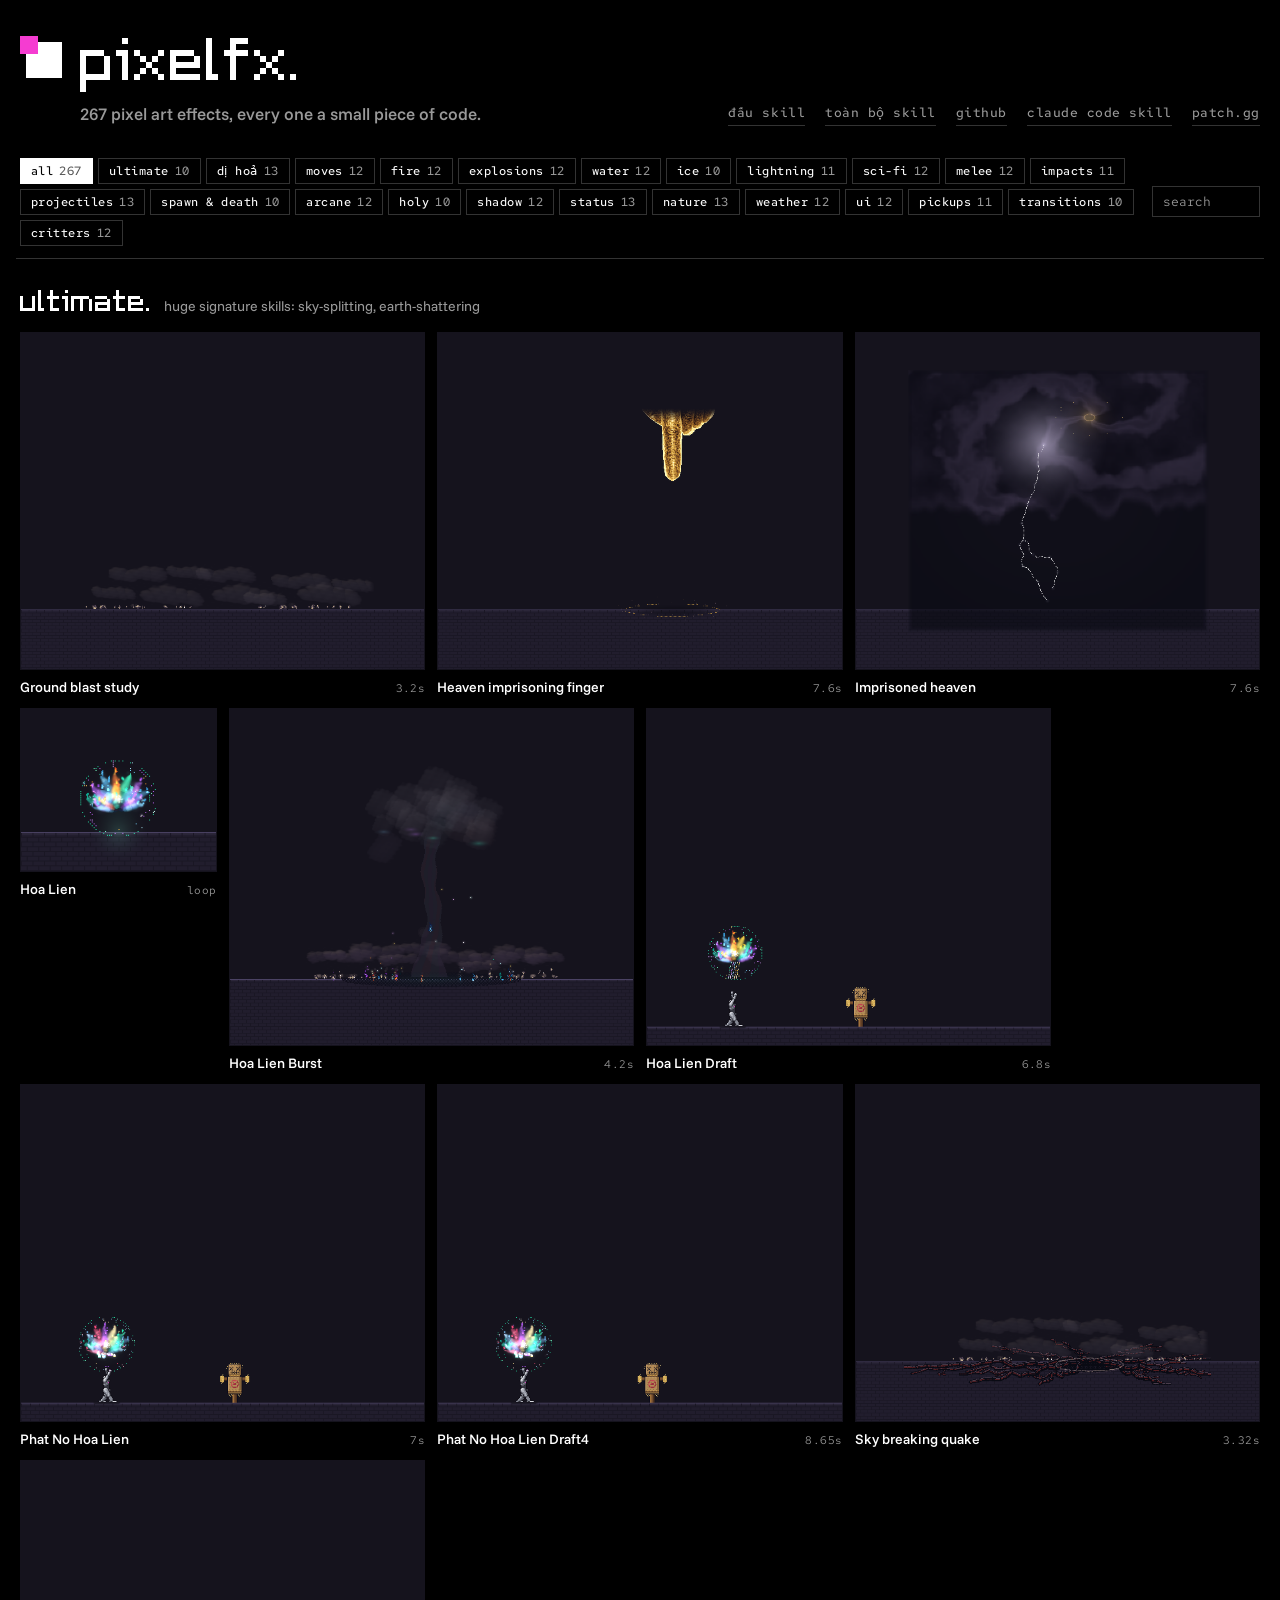
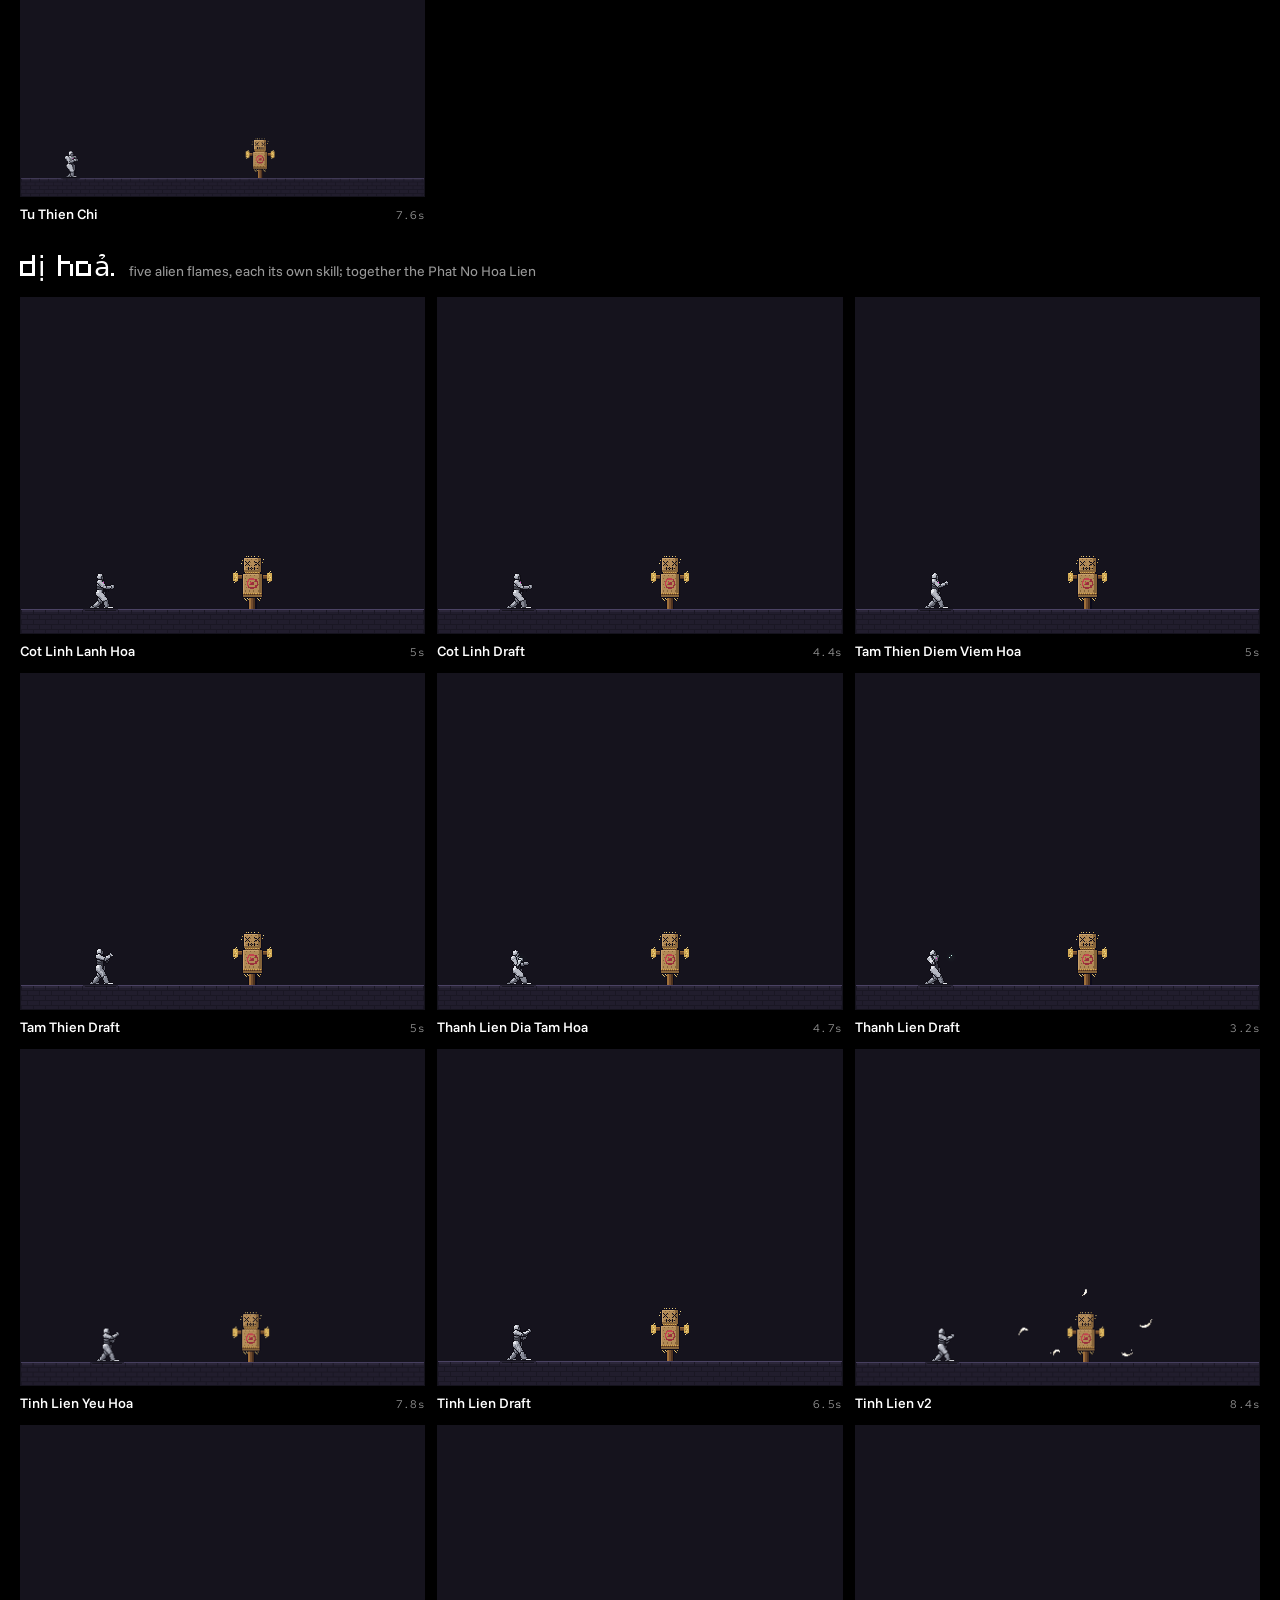
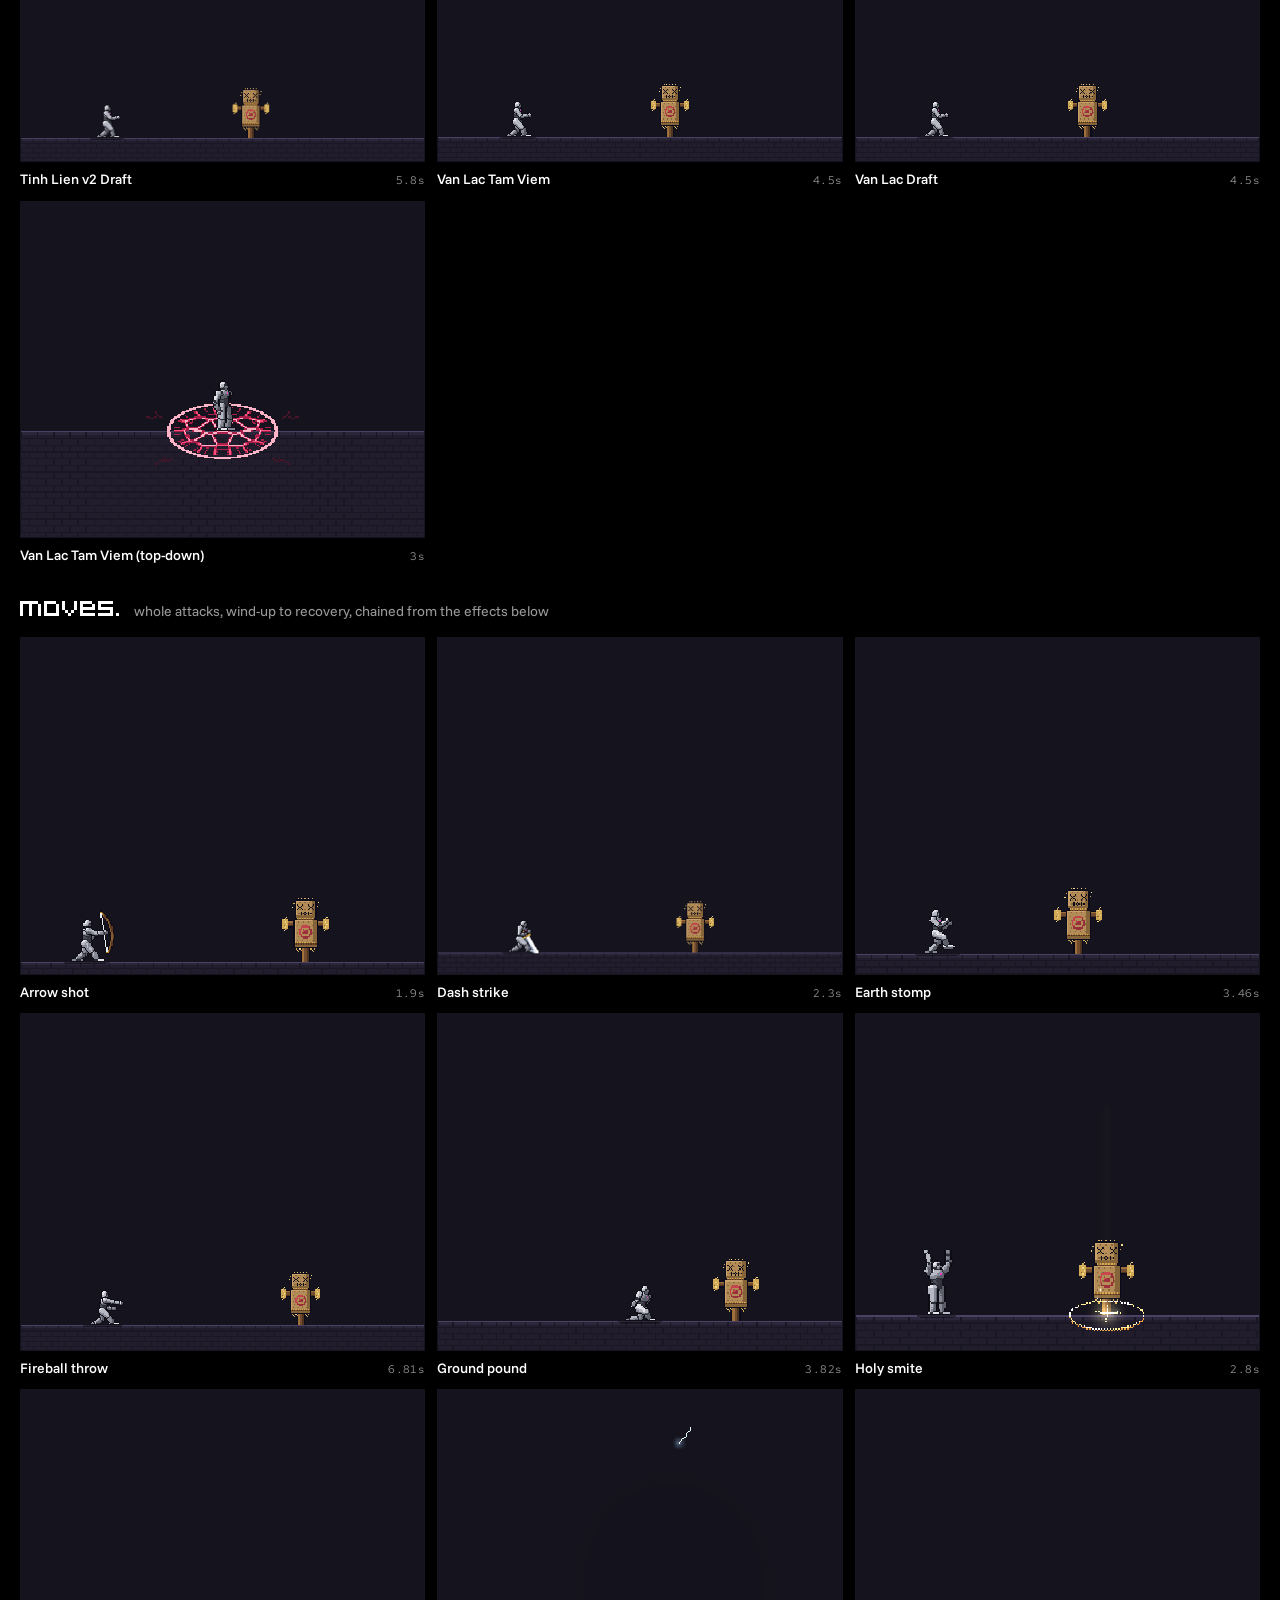
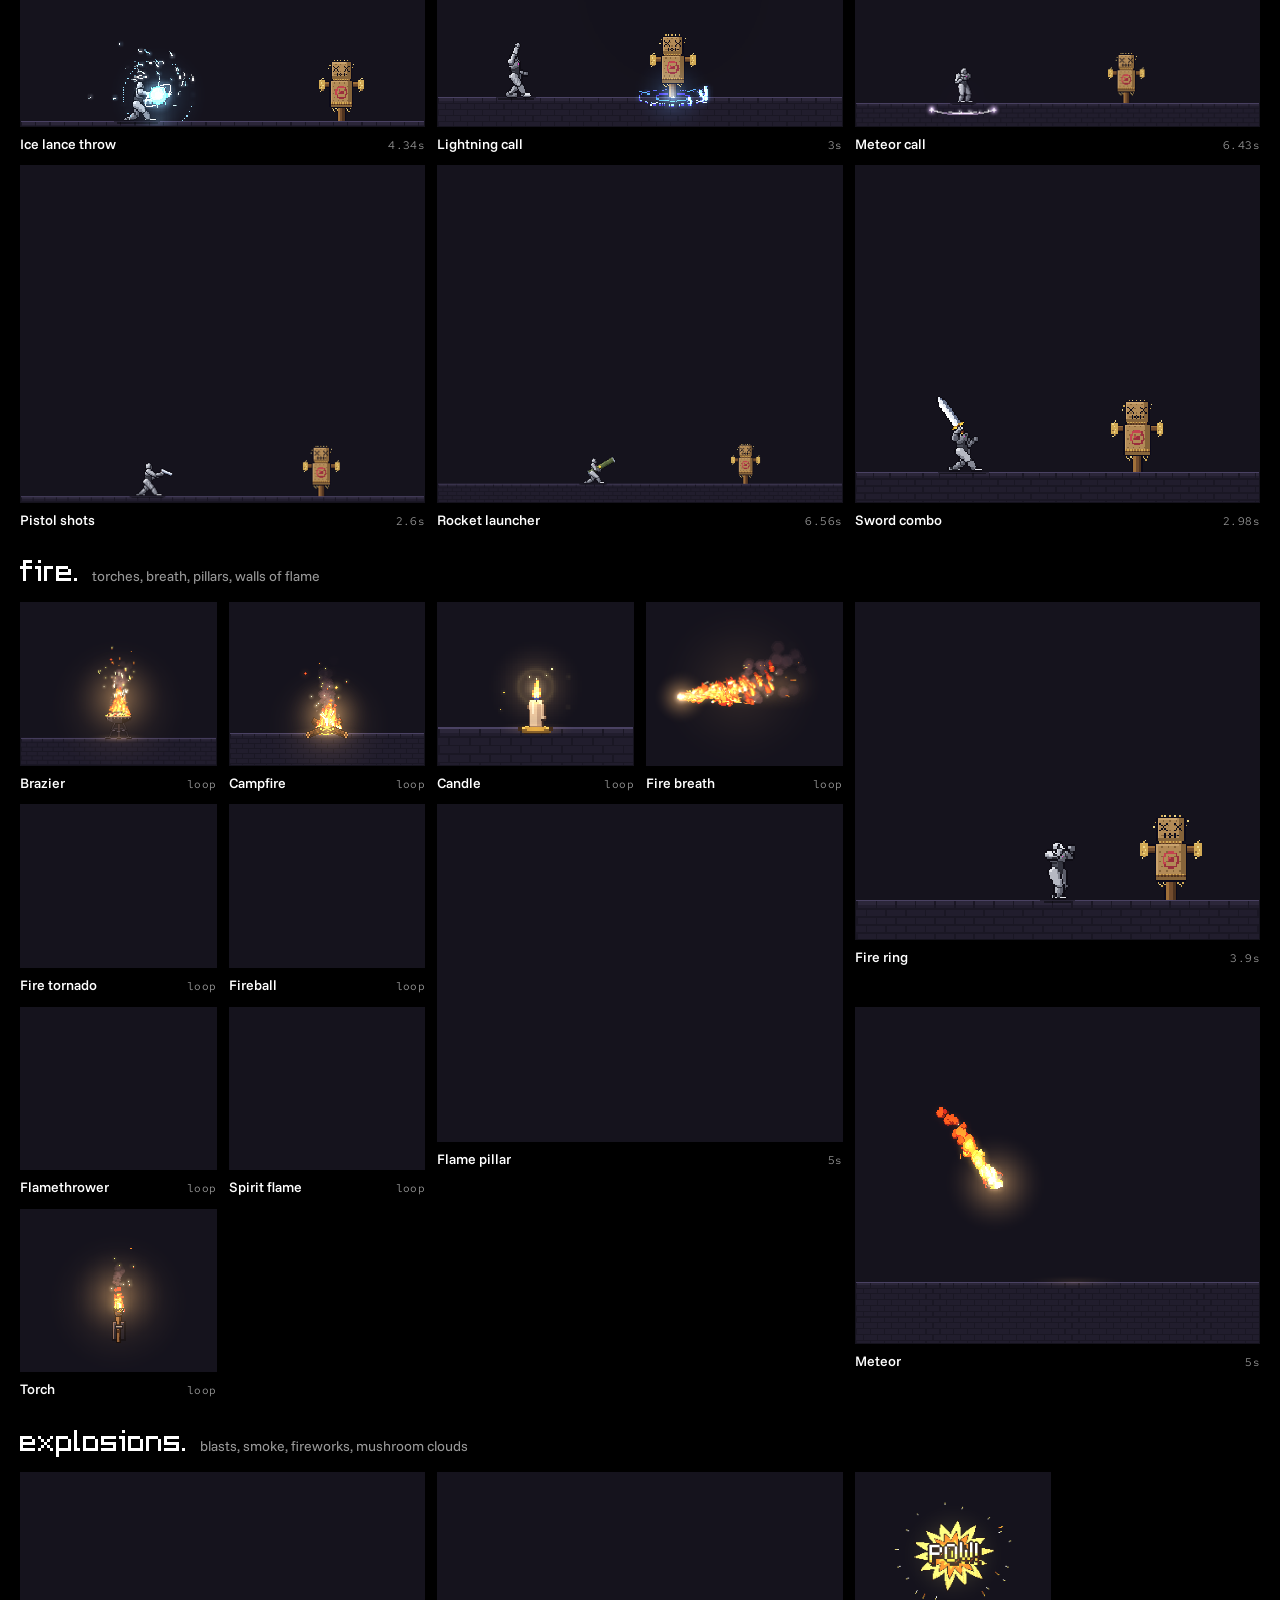
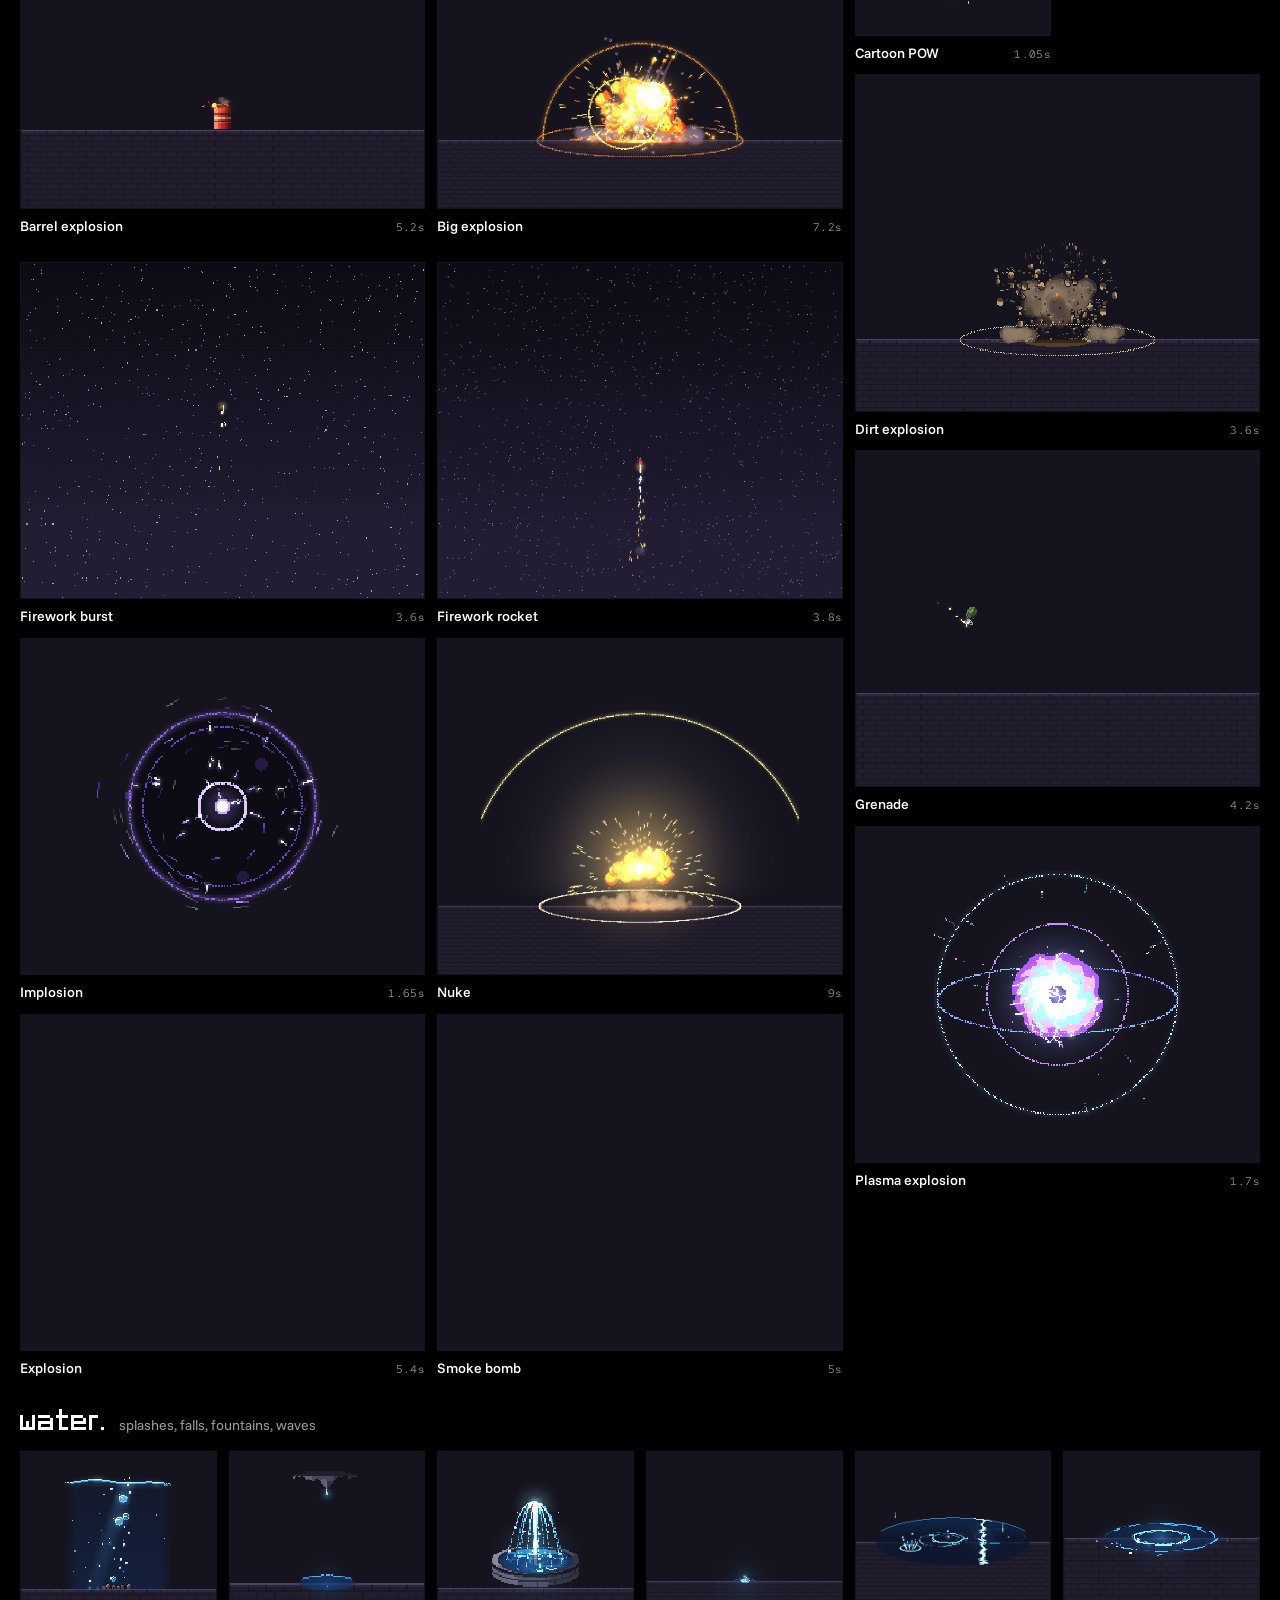
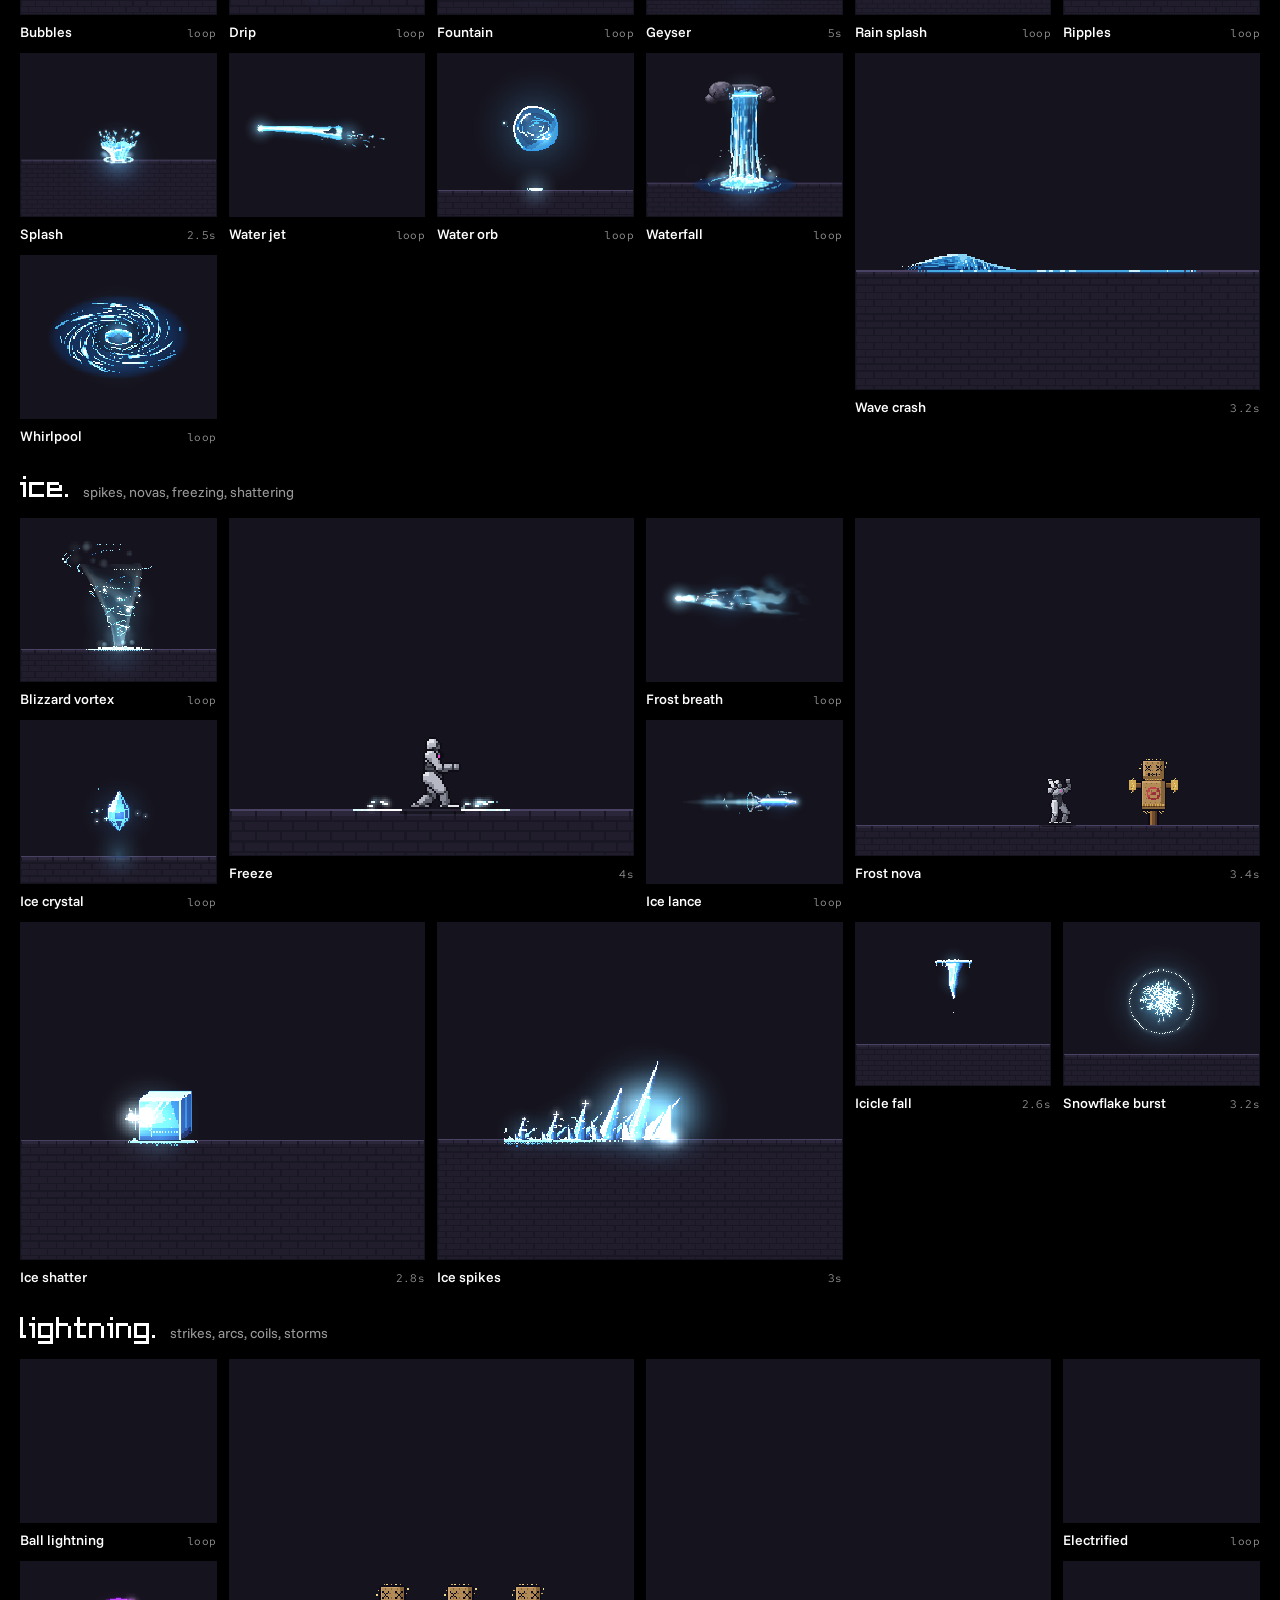
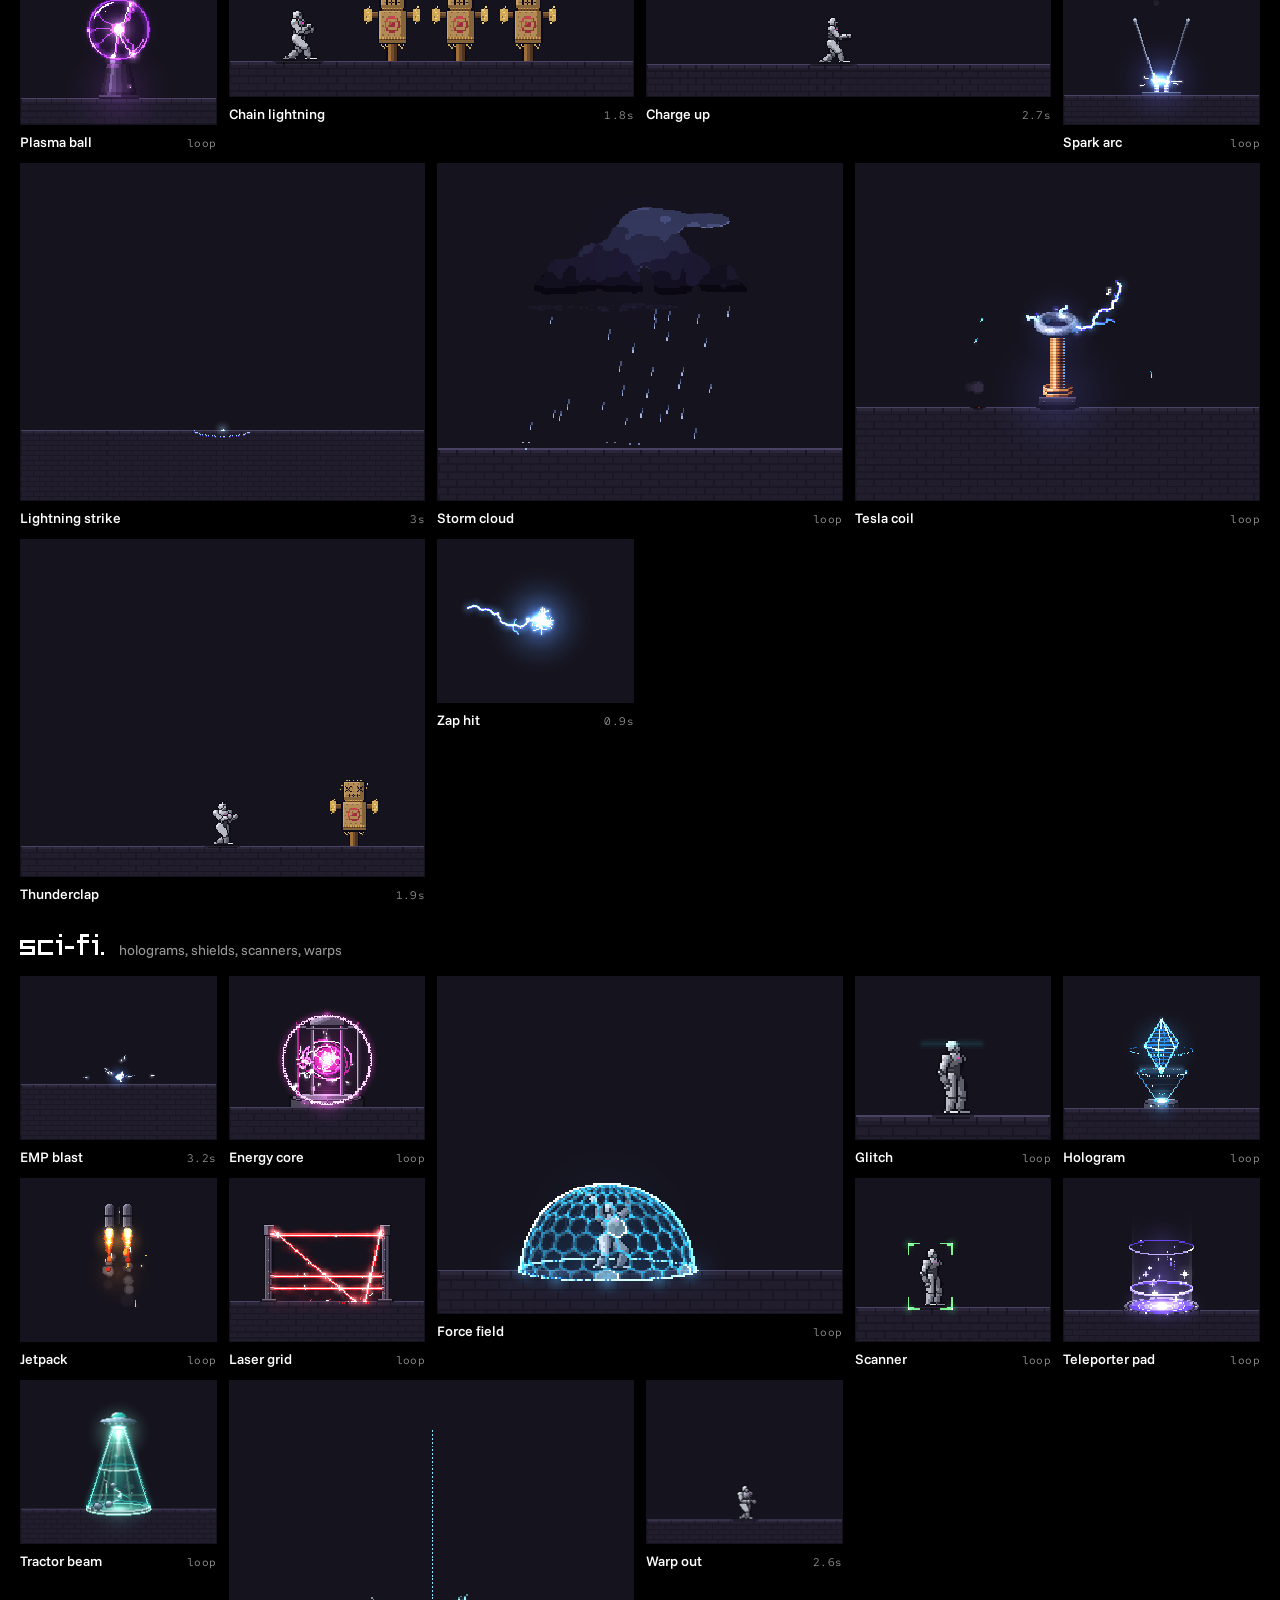
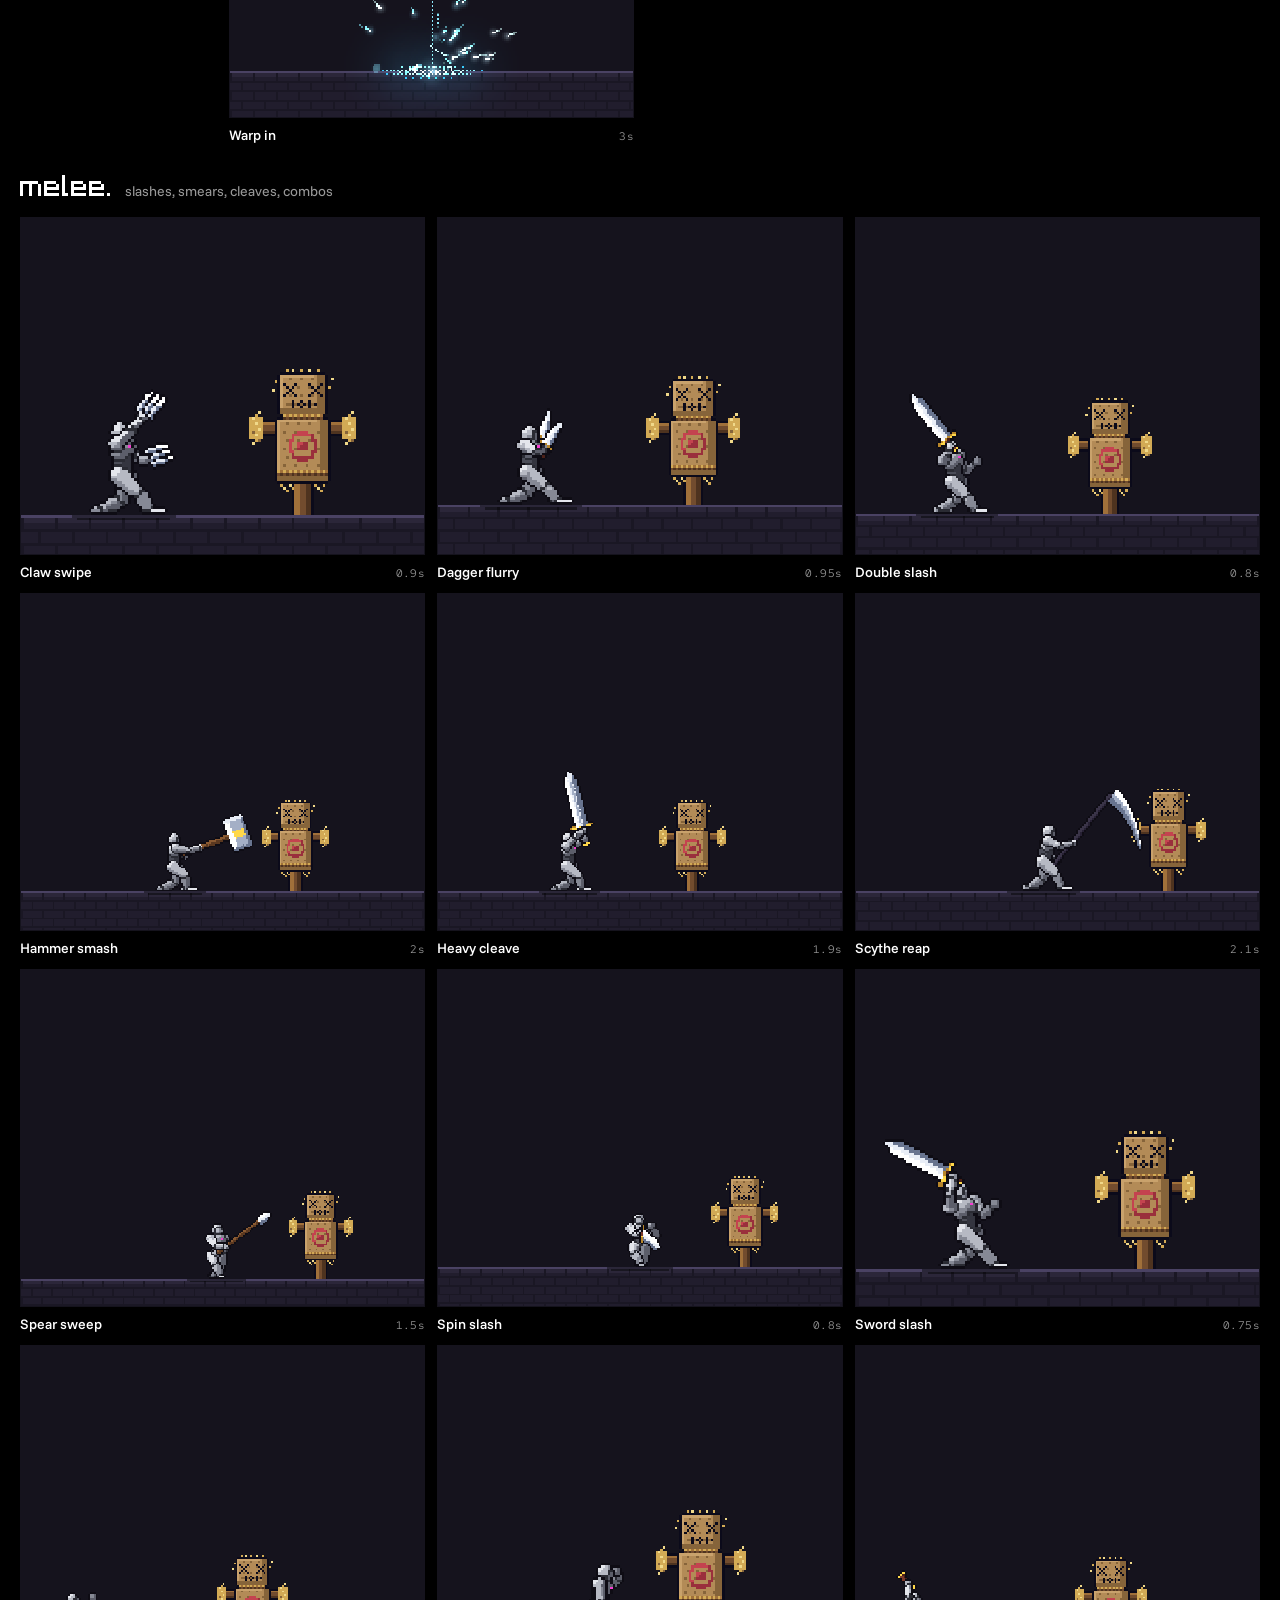
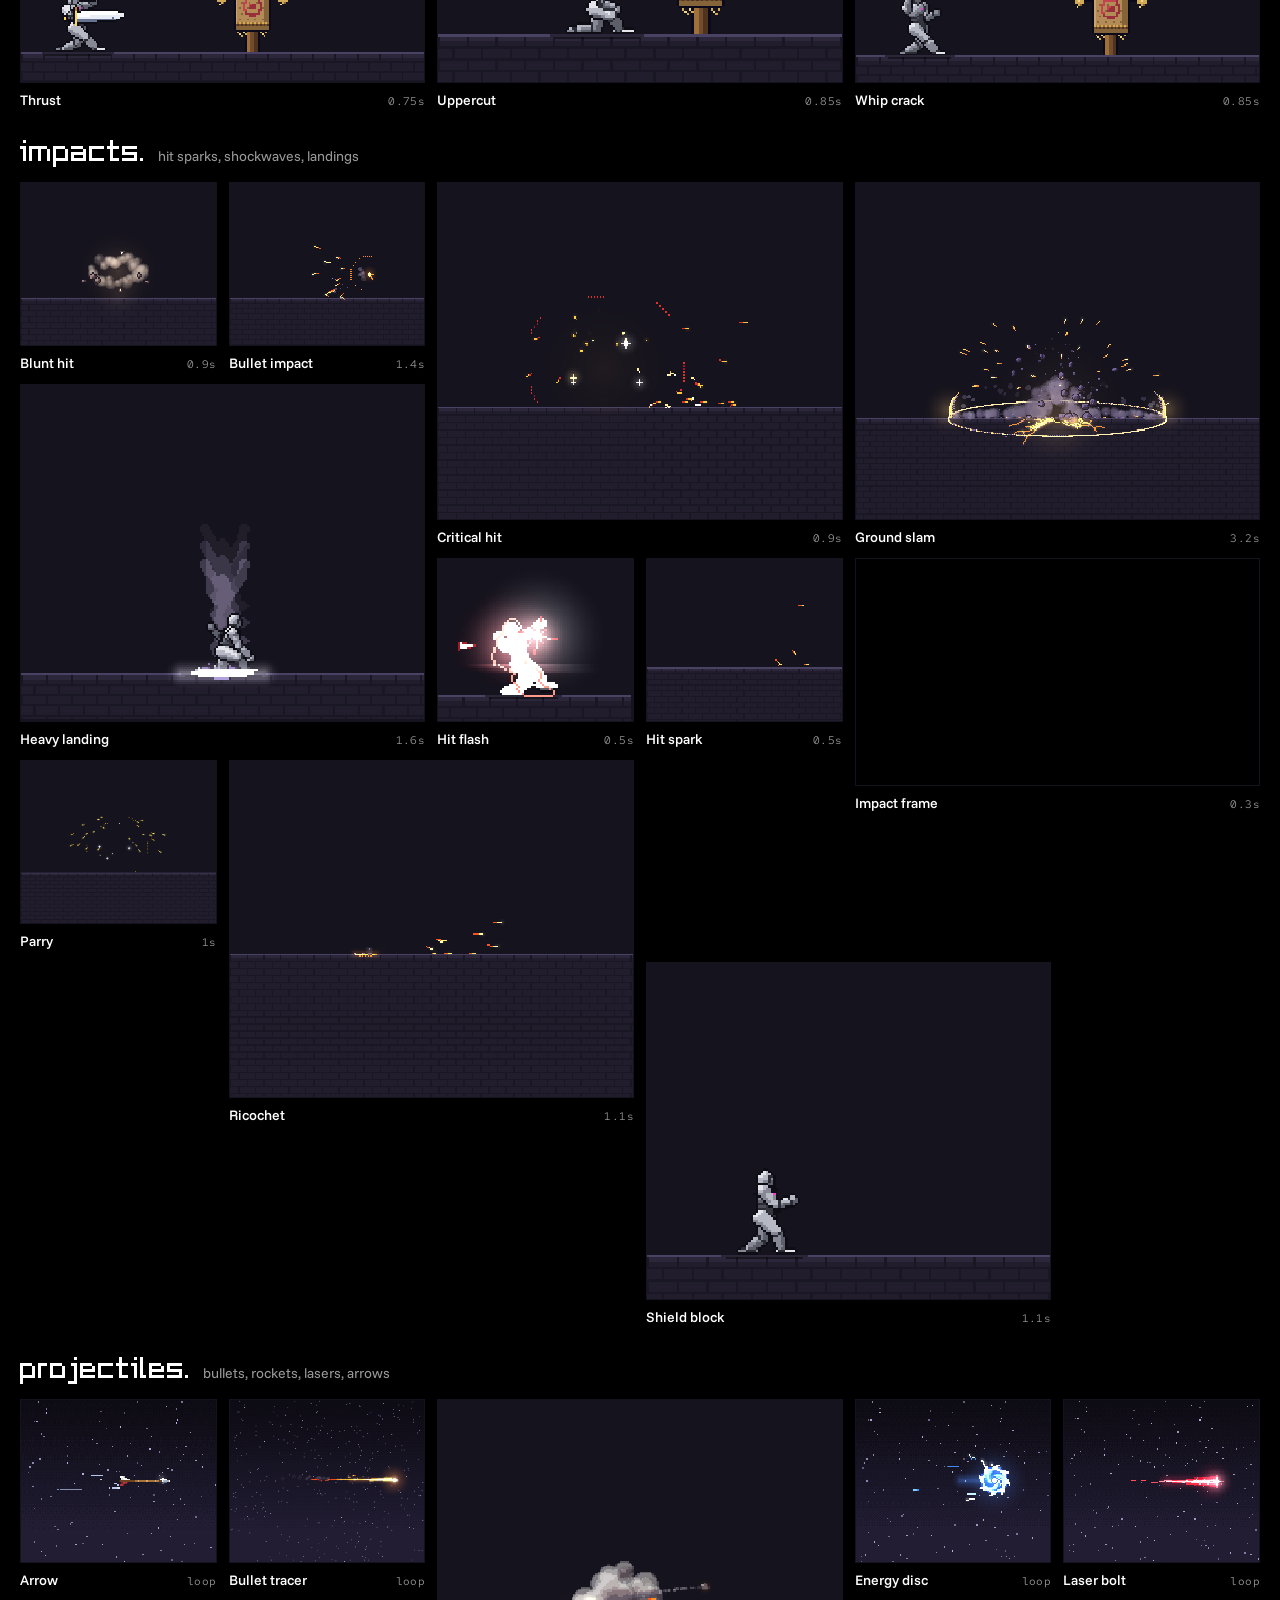
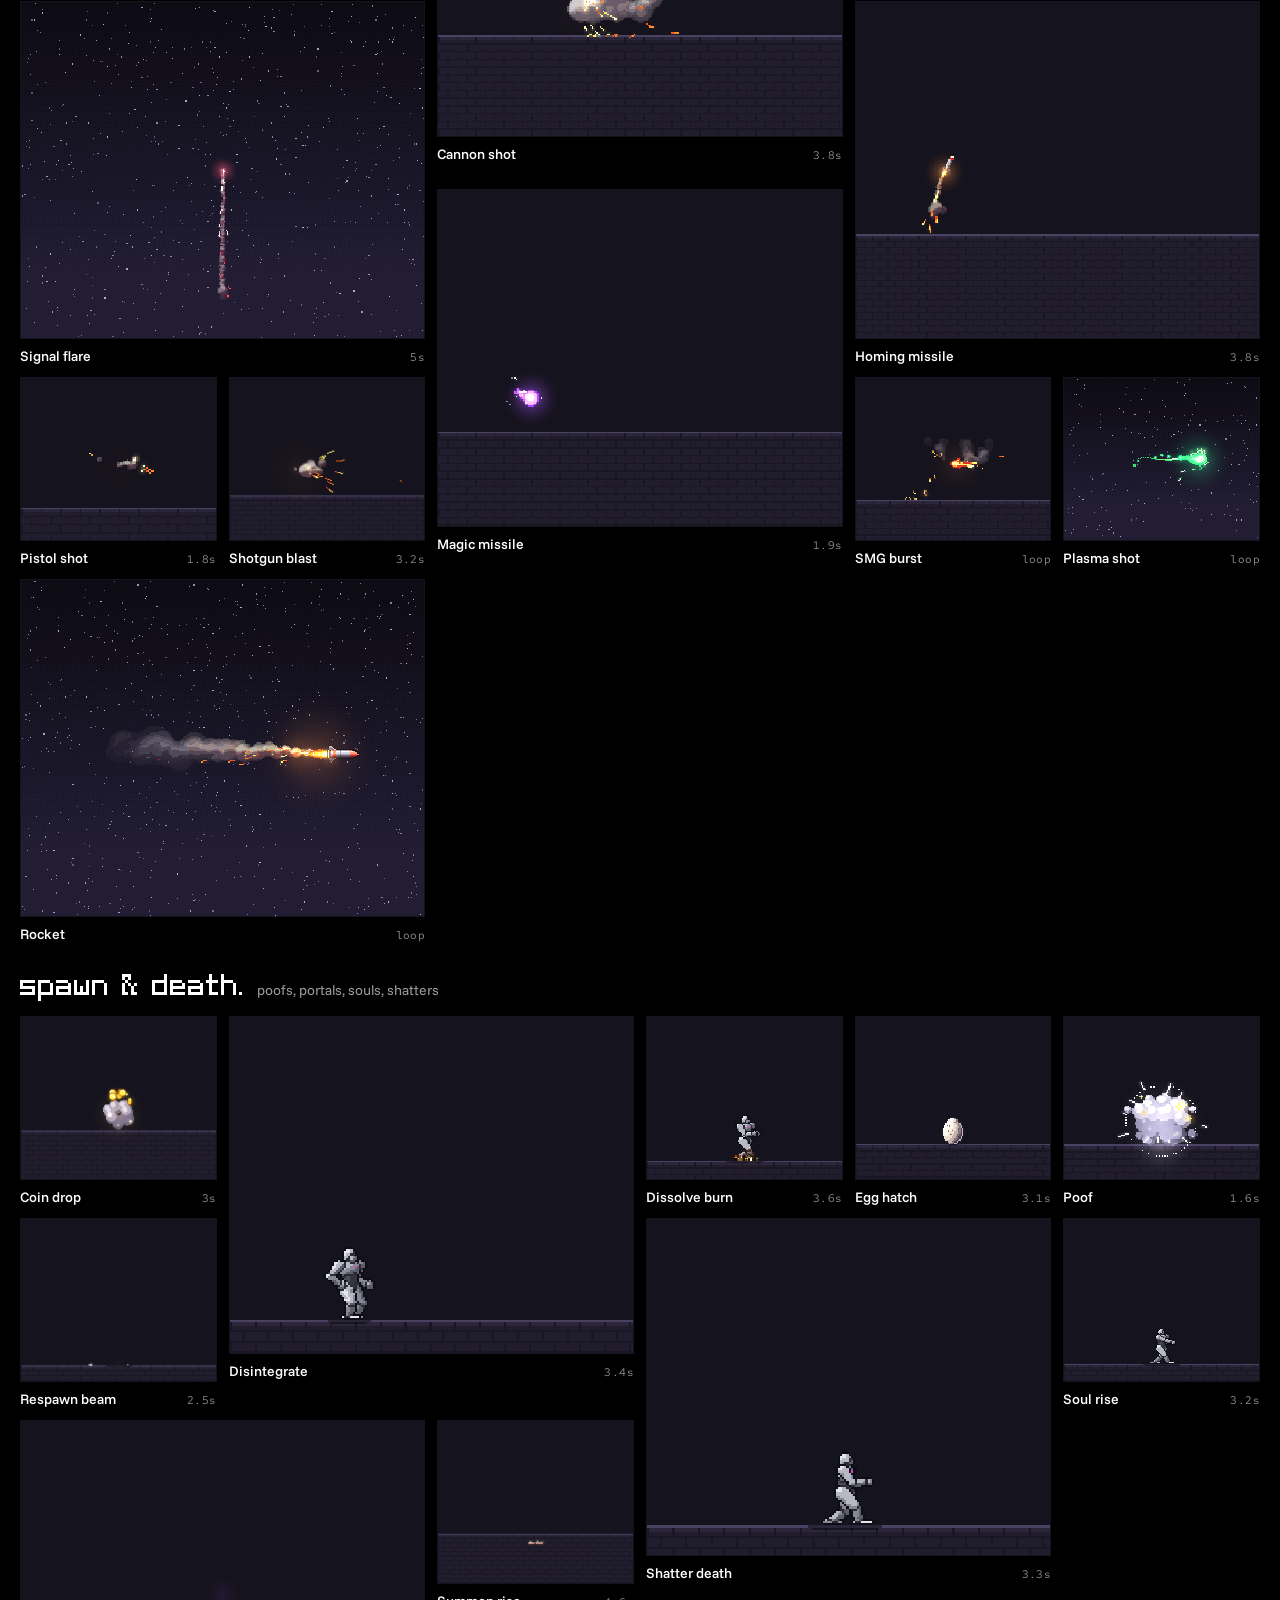
<file: gallery/index.html>
<!doctype html>
<html lang="en">
<head>
<meta charset="utf-8">
<meta name="viewport" content="width=device-width, initial-scale=1, viewport-fit=cover">
<title>pixelfx</title>
<meta name="description" content="Pixel art effects and animations, every one a small piece of code. Play them, recolor them, export sprite sheets.">
<link rel="preconnect" href="https://fonts.googleapis.com">
<link rel="preconnect" href="https://fonts.gstatic.com" crossorigin>
<link rel="stylesheet" href="https://fonts.googleapis.com/css2?family=Funnel+Sans:wght@400;500&family=Red+Hat+Mono:wght@400;500&display=swap">
<link rel="stylesheet" href="style.css">
</head>
<body>
<!--BODY-->
<header class="head">
  <div class="title">
    <svg class="mark" viewBox="0 0 7 7" shape-rendering="crispEdges" role="img" aria-label="Patch"><rect x="1" y="1" width="6" height="6" fill="#ffffff"/><rect x="0" y="0" width="3" height="3" fill="#f53cd1"/></svg>
    <div>
      <h1>pixelfx.</h1>
      <p class="sub"><span id="count">0</span> pixel art effects, every one a small piece of code.</p>
    </div>
  </div>
  <nav class="links">
    <a href="battle.html">đấu skill</a>
    <a href="showcase.html">toàn bộ skill</a>
    <a href="https://github.com/patch-gg/pixelfx" target="_blank" rel="noopener">github</a>
    <a href="https://github.com/patch-gg/pixelfx#the-skill" target="_blank" rel="noopener">claude code skill</a>
    <a href="https://patch.gg" target="_blank" rel="noopener">patch.gg</a>
  </nav>
</header>
<div class="bar">
  <div class="bar-in">
    <div class="chips" id="chips" role="toolbar" aria-label="Categories"></div>
    <input id="q" type="search" placeholder="search" aria-label="Search effects" autocomplete="off">
  </div>
</div>
<main id="grid"></main>
<p class="empty" id="none" hidden>Nothing matches that. Try fire, slash or loop.</p>
<dialog class="detail" id="detail" aria-labelledby="d-name">
  <div class="sheet">
    <div>
      <div class="big"><canvas id="big"></canvas><button class="close" id="d-close" type="button">close</button></div>
    </div>
    <div class="info">
      <h2 id="d-name"></h2>
      <div class="id" id="d-id"></div>
      <p id="d-desc"></p>
      <dl class="facts" id="d-facts"></dl>
      <div class="controls">
        <div class="row"><label>play</label><button class="btn" id="d-play" type="button">pause</button><button class="btn" id="d-again" type="button">again</button><span id="d-speed" class="row"></span></div>
        <div class="row"><label>backdrop</label><span id="d-bg" class="row"></span></div>
        <div class="row"><label>palette</label><select class="btn" id="d-pal" aria-label="Palette"></select><button class="btn" id="d-seed" type="button">new seed</button></div>
        <div class="row"><label>show</label><button class="btn" id="d-flip" type="button">mirror</button><button class="btn" id="d-actor" type="button">character</button><button class="btn" id="d-make" type="button">sprite sheet</button></div>
      </div>
      <div class="code-head"><span>use it</span><span><a id="d-src" target="_blank" rel="noopener">source</a> · <button class="btn" id="d-copy" type="button">copy</button></span></div>
      <pre id="d-code"></pre>
    </div>
    <div class="sheetout" id="d-sheet"></div>
  </div>
</dialog>
<!--/BODY-->
<script type="module" src="app.js"></script>
</body>
</html>
</file>
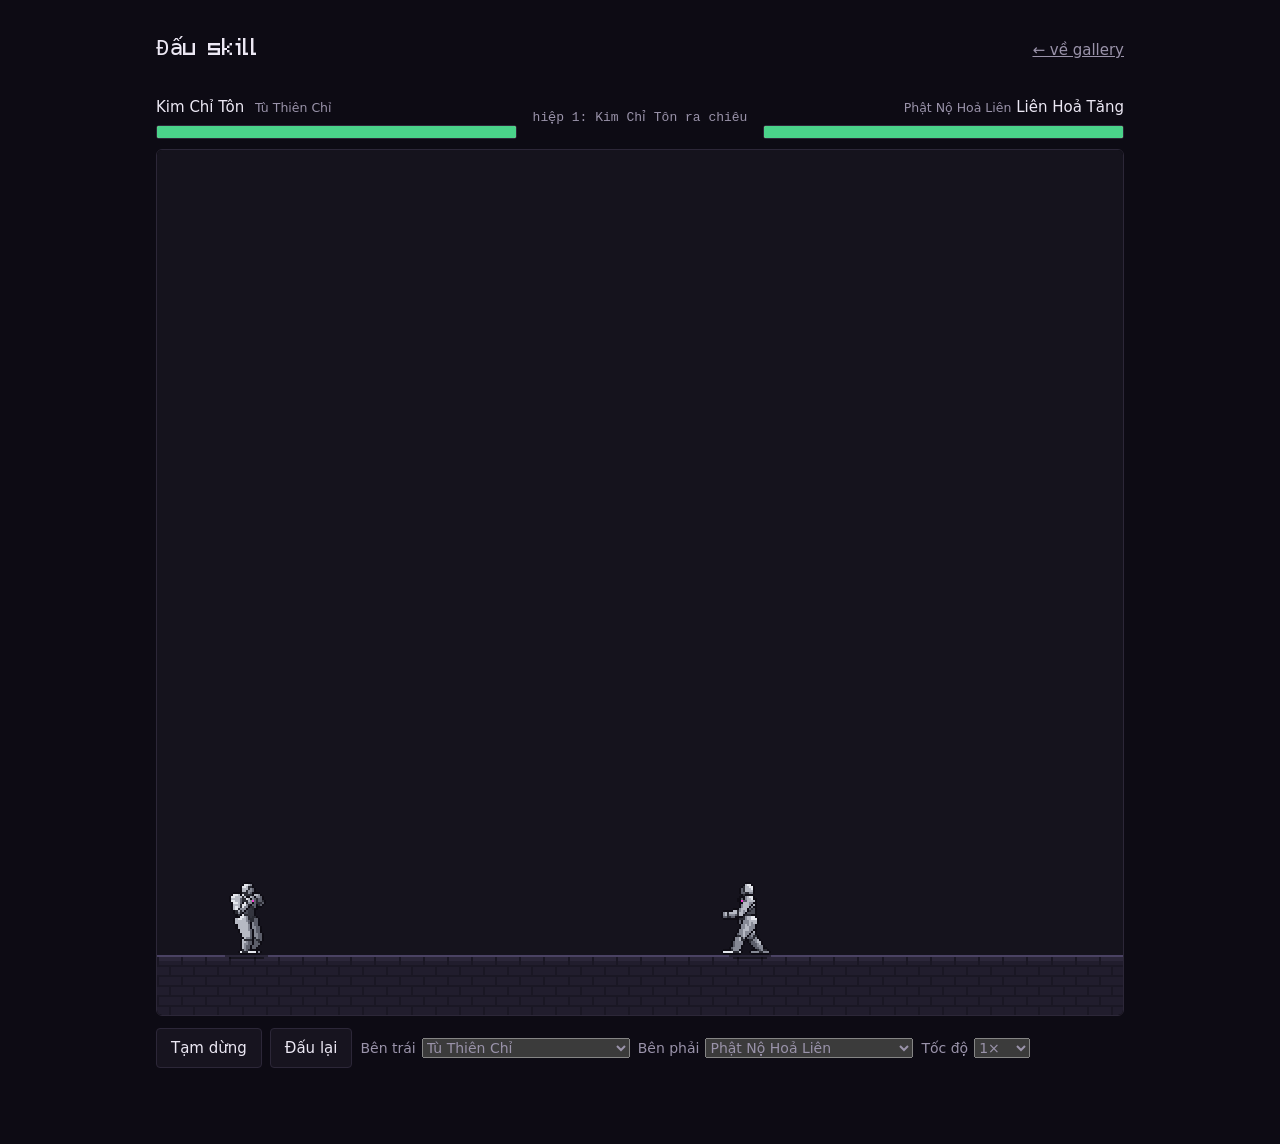
<file: gallery/battle.html>
<!doctype html>
<html lang="vi">
<head>
<meta charset="utf-8">
<meta name="viewport" content="width=device-width, initial-scale=1">
<title>Đấu skill</title>
<link rel="stylesheet" href="style.css">
<style>
  :root { --bg: #0d0b14; --panel: #17141f; --line: #2c2738; --ink: #ece8f4; --dim: #9a93aa; --gold: #f2c85b; --lotus: #c88cff; --hp: #4ad38a; --hurt: #e8475f; }
  body { background: var(--bg); color: var(--ink); margin: 0; font-family: "Funnel Sans", system-ui, sans-serif; }
  .wrap { max-width: 1000px; margin: 0 auto; padding: 16px; }
  .top { display: flex; align-items: baseline; justify-content: space-between; gap: 12px; flex-wrap: wrap; }
  .top h1 { margin: 0; font-size: 22px; letter-spacing: .02em; }
  .top a { color: var(--dim); }
  .hud { display: grid; grid-template-columns: 1fr auto 1fr; gap: 16px; align-items: center; margin: 14px 0 10px; }
  .side { display: grid; gap: 6px; }
  .side.r { text-align: right; }
  .name { font-weight: 500; font-size: 15px; }
  .name small { color: var(--dim); font-weight: 400; margin-left: 6px; }
  .bar { height: 14px; background: #241f2e; border: 1px solid var(--line); border-radius: 3px; overflow: hidden; position: relative; }
  .bar i { position: absolute; inset: 0 auto 0 0; background: var(--hp); transition: width .35s ease; }
  .bar b { position: absolute; inset: 0 auto 0 0; background: #f3e6b0; transition: width 1.1s ease .25s; }
  .side.r .bar i, .side.r .bar b { inset: 0 0 0 auto; }
  .vs { font-family: "Red Hat Mono", monospace; color: var(--dim); font-size: 13px; text-align: center; min-width: 160px; }
  .stage { position: relative; background: #000; border: 1px solid var(--line); border-radius: 6px; overflow: hidden; }
  canvas { display: block; width: 100%; image-rendering: pixelated; }
  .pop { position: absolute; font: 700 22px "Red Hat Mono", monospace; color: #fff; text-shadow: 0 2px 0 #000, 0 0 8px #000; pointer-events: none; transform: translate(-50%, 0); animation: up 1.1s ease-out forwards; }
  .pop.crit { color: var(--gold); font-size: 30px; }
  @keyframes up { from { opacity: 1; margin-top: 0 } to { opacity: 0; margin-top: -60px } }
  .banner { position: absolute; inset: 0; display: grid; place-items: center; font: 700 64px "Red Hat Mono", monospace; color: #fff; text-shadow: 0 4px 0 #000, 0 0 24px #e8475f; pointer-events: none; opacity: 0; transition: opacity .3s; }
  .banner.on { opacity: 1; }
  .ctl { display: flex; gap: 8px; flex-wrap: wrap; margin-top: 12px; align-items: center; }
  .ctl button { background: var(--panel); color: var(--ink); border: 1px solid var(--line); border-radius: 4px; padding: 8px 14px; font: inherit; cursor: pointer; }
  .ctl button:hover { border-color: #4a425c; }
  .ctl label { color: var(--dim); font-size: 14px; display: flex; gap: 6px; align-items: center; }
  .log { margin-top: 12px; font: 13px/1.6 "Red Hat Mono", monospace; color: var(--dim); max-height: 140px; overflow: auto; }
  @media (max-width: 640px) { .hud { grid-template-columns: 1fr 1fr; } .vs { grid-column: 1 / -1; order: -1; } .banner { font-size: 36px; } }
</style>
</head>
<body>
<div class="wrap">
  <div class="top">
    <h1>Đấu skill</h1>
    <a href="./">← về gallery</a>
  </div>
  <div class="hud">
    <div class="side l"><div class="name">Kim Chỉ Tôn <small id="nameA">Tù Thiên Chỉ</small></div><div class="bar"><b id="trailA"></b><i id="hpA"></i></div></div>
    <div class="vs" id="turn">chuẩn bị</div>
    <div class="side r"><div class="name"><small id="nameB">Phật Nộ Hoả Liên</small> Liên Hoả Tăng</div><div class="bar"><b id="trailB"></b><i id="hpB"></i></div></div>
  </div>
  <div class="stage" id="stage">
    <canvas id="cv"></canvas>
    <div class="banner" id="banner">K.O.</div>
  </div>
  <div class="ctl">
    <button id="play">Tạm dừng</button>
    <button id="restart">Đấu lại</button>
    <label>Bên trái <select id="pickA"></select></label>
    <label>Bên phải <select id="pickB"></select></label>
    <label>Tốc độ <select id="speed"><option value="0.5">0,5×</option><option value="1" selected>1×</option><option value="1.5">1,5×</option></select></label>
  </div>
  <div class="log" id="log"></div>
</div>
<script type="module" src="battle.js"></script>
</body>
</html>
</file>
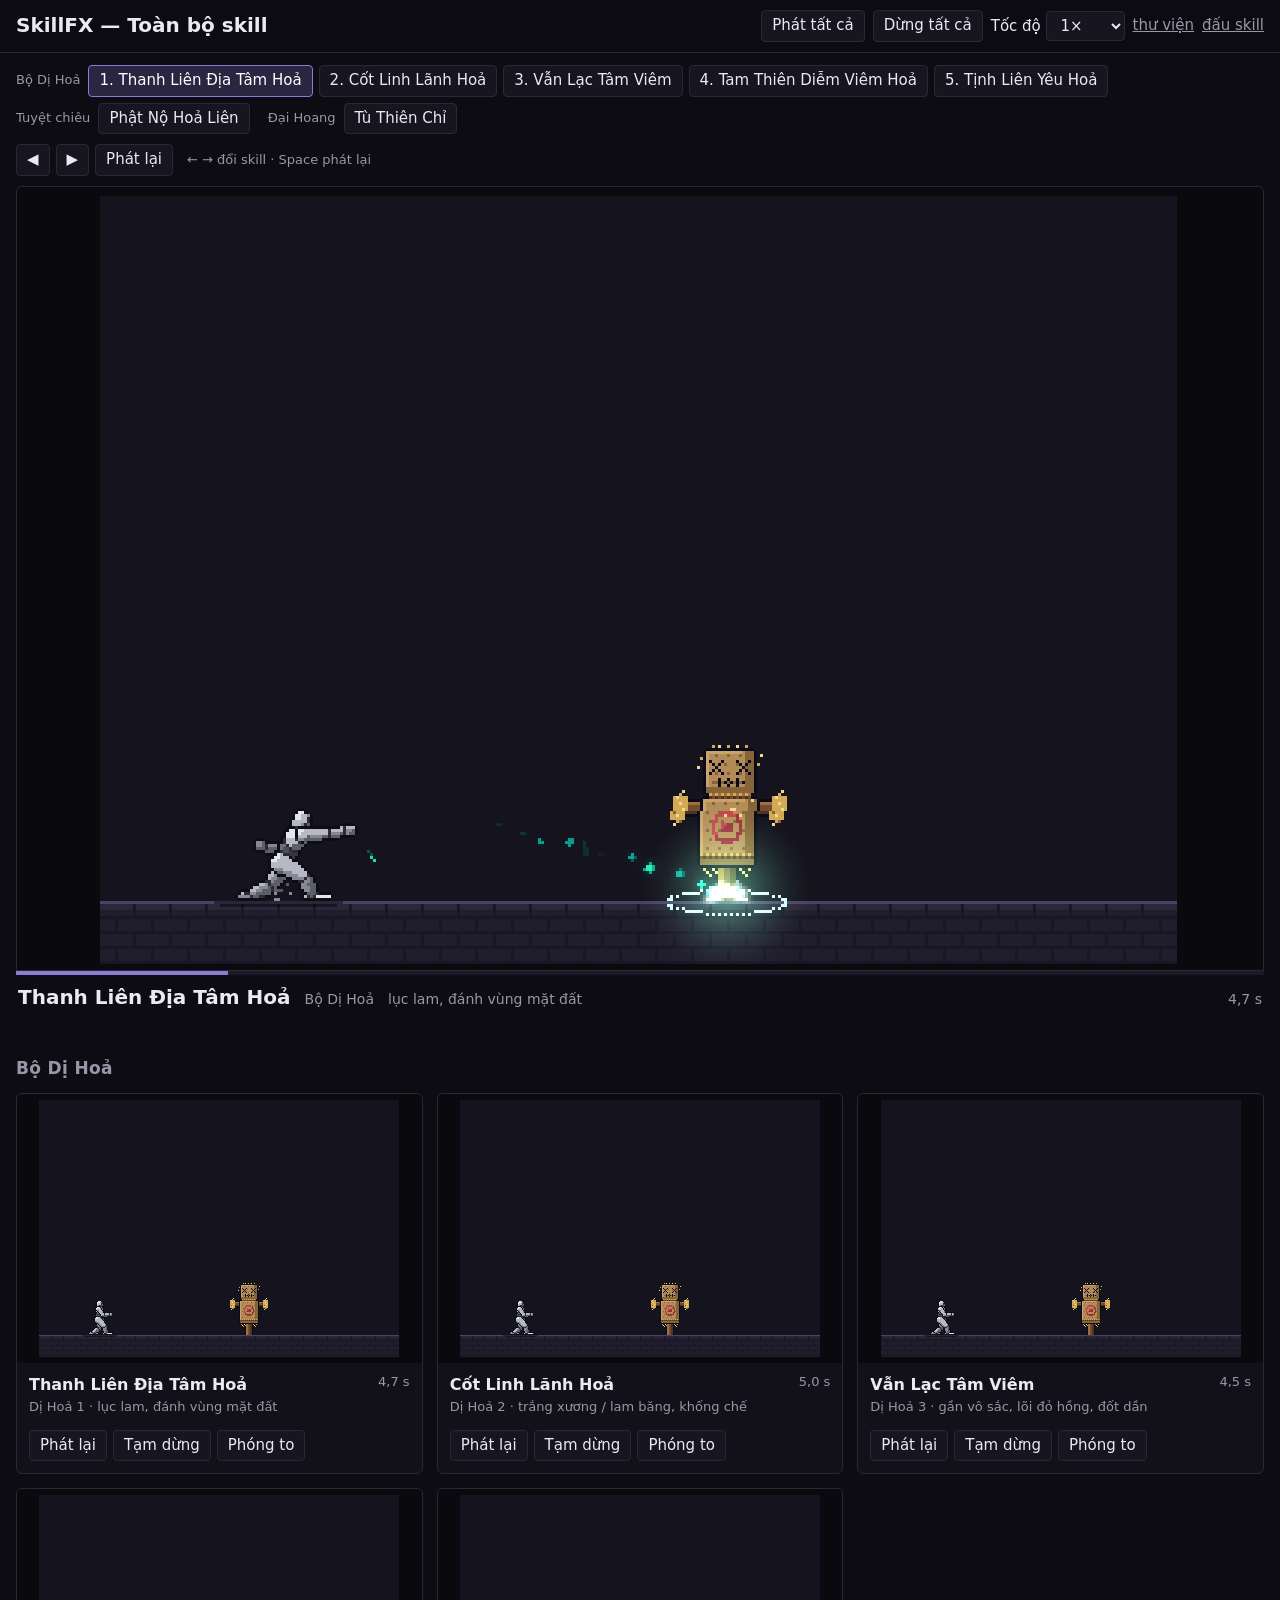
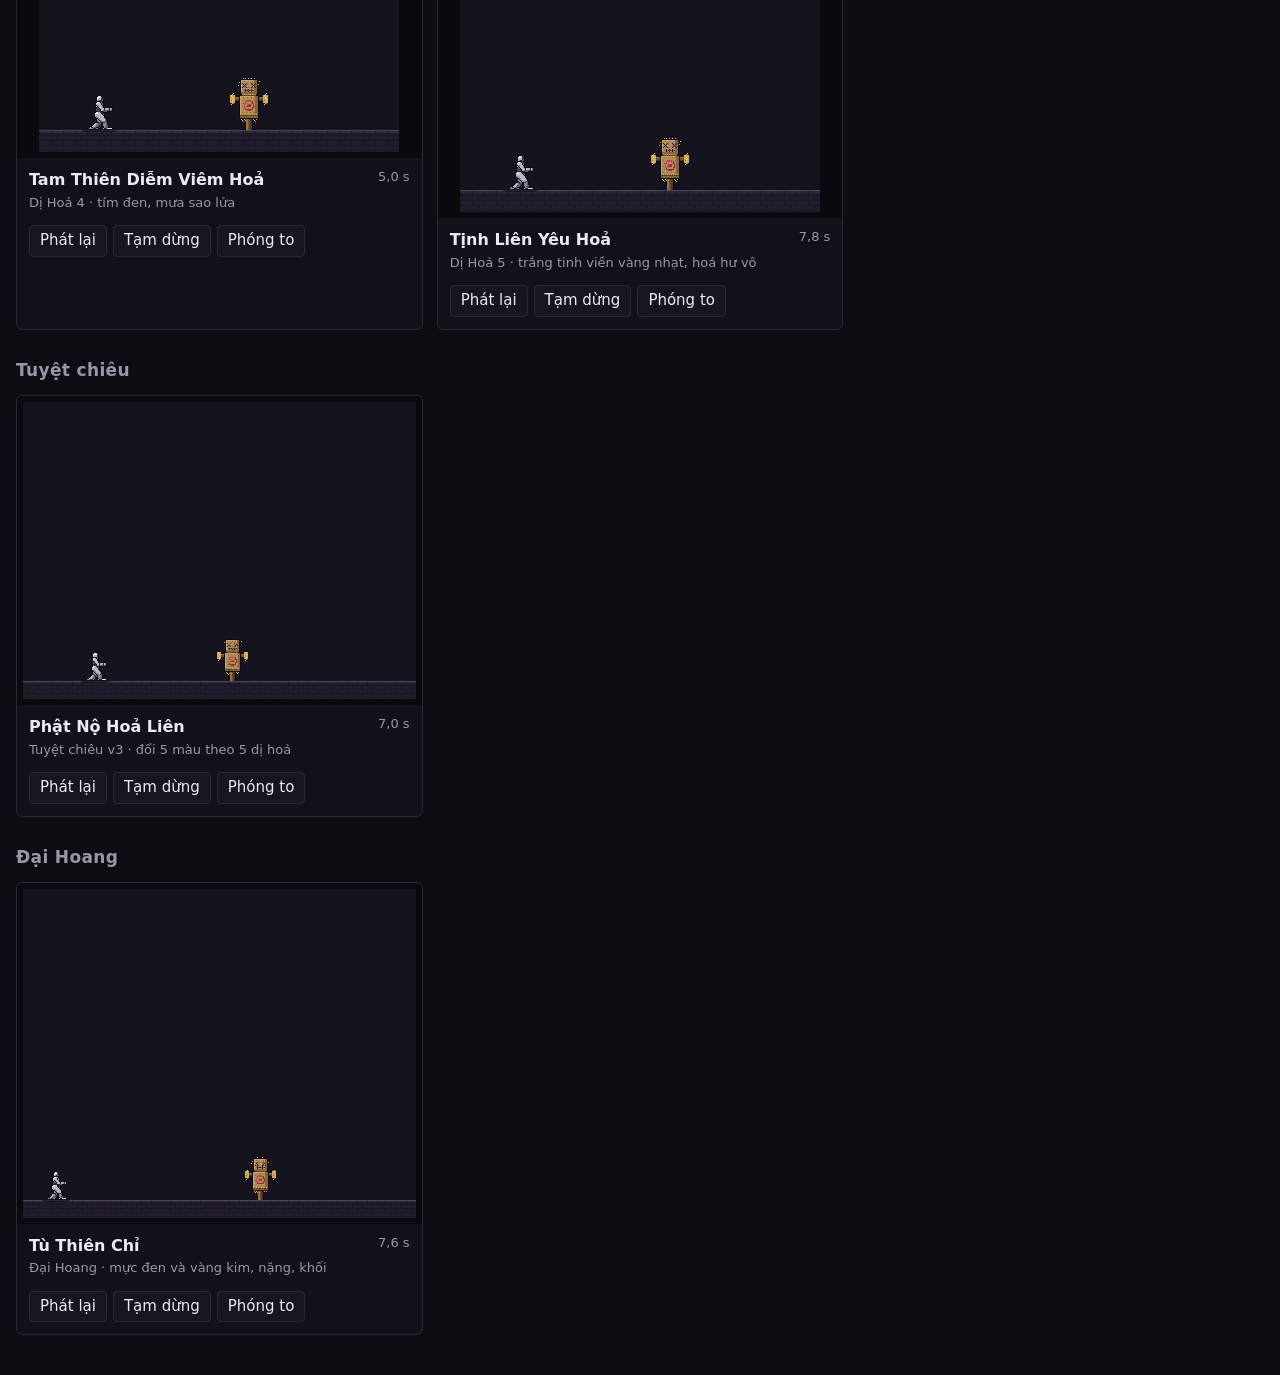
<file: gallery/showcase.html>
<!doctype html>
<html lang="vi">
<head>
<meta charset="utf-8">
<meta name="viewport" content="width=device-width, initial-scale=1, viewport-fit=cover">
<title>SkillFX — Toàn bộ skill</title>
<link rel="stylesheet" href="showcase.css">
</head>
<body>
<header class="top">
  <h1>SkillFX — Toàn bộ skill</h1>
  <div class="ctl">
    <button id="all-play" type="button">Phát tất cả</button>
    <button id="all-stop" type="button">Dừng tất cả</button>
    <label>Tốc độ
      <select id="speed"><option value="0.5">0,5×</option><option value="1" selected>1×</option></select>
    </label>
    <a href="index.html">thư viện</a>
    <a href="battle.html">đấu skill</a>
  </div>
</header>
<section class="hero">
  <div id="picker" class="picker"></div>
  <div class="herobar"><button id="prev" type="button" aria-label="Skill trước">◀</button><button id="next" type="button" aria-label="Skill sau">▶</button><button id="s-replay" type="button">Phát lại</button><span class="hint">← → đổi skill · Space phát lại</span></div>
  <div id="big" class="stage big"><canvas id="big-cv"></canvas></div>
  <div class="prog"><i id="s-bar"></i></div>
  <div class="info"><b id="s-name"></b><span id="s-group"></span><span id="s-sub"></span><em id="s-dur"></em></div>
</section>
<main id="main"></main>
<div id="zoom" class="zoom" hidden>
  <div class="zbar"><b id="z-name"></b><button id="z-replay" type="button">Phát lại</button><button id="z-pause" type="button">Tạm dừng</button><button id="z-close" type="button">Đóng</button></div>
  <div class="zbody"><canvas id="z-cv"></canvas></div>
</div>
<script type="module" src="showcase.js"></script>
</body>
</html>
</file>
<file: gallery/style.css>
/* layout: one dark play field. A sticky bar (mark, name, categories, search) over a grid of live stages;
   a sheet opens over the field for one effect. Play is black in every theme, so the page is single-theme. */
@font-face {
  font-family: "Patch Pixel";
  font-weight: 400;
  font-display: swap;
  src: url(fonts/PatchPixel-Regular.woff2) format("woff2");
}
:root {
  --ground: #000000;
  --panel: #111111;
  --stage: #15131d;
  --ink: #ffffff;
  --quiet: #999999;
  --line: #333333;
  --patch: #f53cd1;
  --display: "Patch Pixel", ui-monospace, "SFMono-Regular", monospace;
  --text: "Funnel Sans", system-ui, -apple-system, "Segoe UI", sans-serif;
  --mono: "Red Hat Mono", ui-monospace, "SFMono-Regular", Menlo, monospace;
  color-scheme: dark;
}
* { box-sizing: border-box; }
html { background: var(--ground); }
body {
  margin: 0;
  background: var(--ground);
  color: var(--ink);
  font: 400 15px/1.5 var(--text);
  padding-left: max(16px, env(safe-area-inset-left, 0px));
  padding-right: max(16px, env(safe-area-inset-right, 0px));
  padding-block: 0 48px;
}
body::before {
  content: "";
  position: fixed;
  inset: 0 0 auto;
  height: env(safe-area-inset-top, 0px);
  z-index: 10;
  background: var(--ground);
}
a { color: inherit; }
button, input, select { font: inherit; color: inherit; }
:focus-visible { outline: 2px solid var(--ink); outline-offset: 2px; }

/* head */
.head {
  max-width: 1240px;
  margin: 0 auto;
  padding-block: 32px 20px;
  display: flex;
  align-items: flex-end;
  justify-content: space-between;
  gap: 24px;
  flex-wrap: wrap;
}
.title { display: flex; gap: 18px; align-items: flex-start; }
.mark { width: 42px; height: 42px; flex: none; image-rendering: pixelated; margin-top: 4px; }
h1 { margin: 0; font: 400 54px/66px var(--display); letter-spacing: 0; }
.sub { margin: 4px 0 0; font: 500 17px/1.4 var(--text); color: var(--quiet); text-wrap: balance; }
.links { display: flex; gap: 20px; font: 500 13px/1 var(--mono); letter-spacing: 0.04em; }
.links a { text-decoration: none; color: var(--quiet); padding: 6px 0; border-bottom: 1px solid var(--line); }
.links a:hover { color: var(--ink); border-color: var(--ink); }

/* bar */
.bar {
  position: sticky;
  top: env(safe-area-inset-top, 0px);
  z-index: 5;
  background: var(--ground);
  border-bottom: 1px solid var(--line);
}
.bar-in { max-width: 1240px; margin: 0 auto; display: flex; gap: 12px; align-items: center; padding-block: 10px; }
.chips { display: flex; flex-wrap: wrap; gap: 5px; flex: 1; min-width: 0; padding-block: 2px; }
.chips::-webkit-scrollbar { display: none; }
.chip {
  flex: none;
  border: 1px solid var(--line);
  background: none;
  padding: 6px 10px;
  font: 500 12px/1 var(--mono);
  letter-spacing: 0.04em;
  cursor: pointer;
  white-space: nowrap;
}
.chip span { color: var(--quiet); margin-left: 6px; font-variant-numeric: tabular-nums; }
.chip:hover { border-color: var(--quiet); }
.chip[aria-pressed="true"] { background: var(--ink); color: var(--ground); border-color: var(--ink); }
.chip[aria-pressed="true"] span { color: #555; }
#q {
  flex: none;
  width: 108px;
  max-width: 40vw;
  background: none;
  border: 1px solid var(--line);
  padding: 6px 10px;
  font: 400 13px/1 var(--mono);
}
#q::placeholder { color: var(--quiet); }

/* grid */
/* a link to #ice opens at the top of the page, header and category title in view, not scrolled under the bar */
main section { scroll-margin-top: 480px; }
main { max-width: 1240px; margin: 0 auto; }
.section-head { display: flex; align-items: baseline; gap: 12px; padding-block: 28px 12px; flex-wrap: wrap; }
.section-head h2 { margin: 0; font: 400 27px/33px var(--display); }
.section-head p { margin: 0; color: var(--quiet); font: 400 14px/1.4 var(--text); }
.grid { display: grid; grid-template-columns: repeat(auto-fill, minmax(176px, 1fr)); grid-auto-flow: dense; gap: 12px; }
.tile { margin: 0; cursor: pointer; display: flex; flex-direction: column; gap: 8px; min-width: 0; }
/* big effects (explosions, weather, full-screen transitions) get four cells, so their 1 px lines survive */
.tile.big { grid-column: span 2; grid-row: span 2; }
.tile.screen .stage, .sheet .big.screen { aspect-ratio: 16 / 9; }
.tile .stage { background: var(--stage); aspect-ratio: 6 / 5; overflow: hidden; border: 1px solid transparent; }
.tile:hover .stage, .tile:focus-visible .stage { border-color: var(--quiet); }
.tile canvas, .detail canvas { width: 100%; height: 100%; display: block; image-rendering: pixelated; }
.tile figcaption { display: flex; justify-content: space-between; gap: 8px; align-items: baseline; min-width: 0; }
.tile b { font: 500 14px/1.3 var(--text); white-space: nowrap; overflow: hidden; text-overflow: ellipsis; min-width: 0; }
.tile small { font: 400 11px/1.3 var(--mono); color: var(--quiet); white-space: nowrap; letter-spacing: 0.04em; }
.empty { color: var(--quiet); padding-block: 40px; }

/* detail */
.detail {
  border: 0;
  padding: 0;
  margin: 0;
  max-width: none;
  max-height: none;
  width: 100%;
  height: 100%;
  background: rgba(0, 0, 0, 0.92);
  color: var(--ink);
}
.detail::backdrop { background: transparent; }
.sheet {
  max-width: 1240px;
  margin: 0 auto;
  min-height: 100%;
  padding: max(20px, env(safe-area-inset-top, 0px)) max(16px, env(safe-area-inset-right, 0px)) 32px max(16px, env(safe-area-inset-left, 0px));
  display: grid;
  grid-template-columns: minmax(0, 1fr) 340px;
  gap: 28px;
  align-content: start;
}
.sheet .big { background: var(--stage); aspect-ratio: 16 / 10; position: relative; }
.close {
  position: absolute;
  top: 10px;
  right: 10px;
  border: 1px solid var(--line);
  background: var(--ground);
  padding: 6px 10px;
  font: 500 12px/1 var(--mono);
  cursor: pointer;
}
.info h2 { margin: 0; font: 400 36px/44px var(--display); }
.info .id { font: 400 12px/1.4 var(--mono); color: var(--quiet); margin: 4px 0 12px; letter-spacing: 0.04em; }
.info p { margin: 0 0 16px; color: #ddd; }
.facts { display: grid; grid-template-columns: auto 1fr; gap: 4px 16px; font: 400 12px/1.5 var(--mono); margin: 0 0 20px; }
.facts dt { color: var(--quiet); }
.facts dd { margin: 0; font-variant-numeric: tabular-nums; }
.controls { display: flex; flex-direction: column; gap: 10px; margin-bottom: 20px; }
.row { display: flex; flex-wrap: wrap; gap: 6px; align-items: center; }
.row label { font: 400 11px/1 var(--mono); color: var(--quiet); width: 64px; letter-spacing: 0.04em; }
.btn {
  border: 1px solid var(--line);
  background: none;
  padding: 6px 9px;
  font: 500 12px/1 var(--mono);
  cursor: pointer;
}
.btn:hover { border-color: var(--quiet); }
.btn[aria-pressed="true"] { background: var(--ink); color: var(--ground); border-color: var(--ink); }
select.btn { padding: 5px 6px; background: var(--ground); }
pre {
  margin: 0;
  background: var(--panel);
  border: 1px solid var(--line);
  padding: 12px;
  font: 400 12px/1.5 var(--mono);
  overflow-x: auto;
  white-space: pre;
}
.code-head { display: flex; justify-content: space-between; align-items: center; margin-bottom: 6px; font: 400 11px/1 var(--mono); color: var(--quiet); letter-spacing: 0.04em; }
.sheetout { grid-column: 1 / -1; }
.sheetout img { image-rendering: pixelated; max-width: 100%; background: repeating-conic-gradient(#1a1a1a 0% 25%, #111 0% 50%) 0 0 / 16px 16px; display: block; }
.sheetout p { font: 400 12px/1.4 var(--mono); color: var(--quiet); margin: 8px 0 0; }

@media (max-width: 900px) {
  .sheet { grid-template-columns: minmax(0, 1fr); }
  h1 { font-size: 36px; line-height: 44px; }
  .mark { width: 28px; height: 28px; margin-top: 4px; }
  .grid { grid-template-columns: repeat(auto-fill, minmax(140px, 1fr)); gap: 10px; }
}
@media (max-width: 520px) {
  .bar-in { flex-wrap: wrap; }
  /* 20 categories won't fit a phone's bar: they scroll in one row there */
  .chips { flex-wrap: nowrap; flex: 1 1 100%; overflow-x: auto; scrollbar-width: none; }
  #q { width: 100%; max-width: none; }
}
@media (max-width: 330px) {
  .tile.big { grid-column: auto; grid-row: auto; }
}
</file>
<file: gallery/showcase.css>
:root { color-scheme: dark; --bg: #0d0c12; --fg: #ece9f3; --dim: #9a96a8; --line: #2b2836; }
* { box-sizing: border-box; }
body { margin: 0; background: var(--bg); color: var(--fg); font: 15px/1.45 system-ui, "Segoe UI", sans-serif; }
.top { position: sticky; top: 0; z-index: 5; display: flex; flex-wrap: wrap; gap: 10px 20px; align-items: center; justify-content: space-between; padding: 10px 16px; background: #0d0c12ee; border-bottom: 1px solid var(--line); }
h1 { margin: 0; font-size: 20px; font-weight: 600; }
.ctl { display: flex; flex-wrap: wrap; gap: 8px; align-items: center; }
.ctl a { color: var(--dim); }
button, select { font: inherit; color: var(--fg); background: #17151f; border: 1px solid var(--line); border-radius: 4px; padding: 4px 10px; cursor: pointer; }
button:hover, select:hover { border-color: #5b5670; }
main { padding: 8px 16px 40px; max-width: 1500px; margin: 0 auto; }
h2 { margin: 28px 0 12px; font-size: 17px; font-weight: 600; color: var(--dim); letter-spacing: .02em; }
.grid { display: grid; grid-template-columns: repeat(auto-fill, minmax(min(380px, 100%), 1fr)); gap: 14px; }
.card { border: 1px solid var(--line); border-radius: 6px; background: #121018; overflow: hidden; display: flex; flex-direction: column; }
.stage { display: flex; align-items: center; justify-content: center; background: #0a090e; min-height: 200px; padding: 6px; }
.stage canvas, .zbody canvas { image-rendering: pixelated; display: block; }
.stage canvas { max-width: 100%; height: auto; }
.meta { padding: 10px 12px 4px; }
.meta b { display: block; font-size: 16px; }
.meta span { color: var(--dim); font-size: 13px; }
.meta em { font-style: normal; color: var(--dim); font-size: 13px; float: right; }
.btns { display: flex; gap: 6px; padding: 8px 12px 12px; }
.zoom { position: fixed; inset: 0; z-index: 20; background: #05040a; display: flex; flex-direction: column; }
.zoom[hidden] { display: none; }
.zbar { display: flex; gap: 8px; align-items: center; padding: 8px 12px; border-bottom: 1px solid var(--line); }
.zbar b { margin-right: auto; }
.zbody { flex: 1; overflow: auto; display: flex; }
.zbody canvas { margin: auto; }
.hero { max-width: 1500px; margin: 0 auto; padding: 12px 16px 0; }
.picker { display: flex; flex-wrap: wrap; gap: 6px 18px; }
.pg { display: flex; flex-wrap: wrap; gap: 6px; align-items: center; }
.pg > span { color: var(--dim); font-size: 13px; margin-right: 2px; }
.picker button.on { background: #2a2540; border-color: #8f7bd6; color: #fff; }
.herobar { display: flex; flex-wrap: wrap; gap: 6px; align-items: center; margin: 10px 0; }
.hint { color: var(--dim); font-size: 13px; margin-left: 8px; }
.stage.big { border: 1px solid var(--line); border-radius: 6px 6px 0 0; min-height: 260px; }
.prog { height: 4px; background: #1d1a27; }
.prog i { display: block; height: 100%; width: 0; background: #8f7bd6; }
.info { display: flex; flex-wrap: wrap; gap: 4px 14px; align-items: baseline; padding: 8px 2px; }
.info b { font-size: 20px; }
.info span, .info em { color: var(--dim); font-size: 14px; font-style: normal; }
.info em { margin-left: auto; }
</file>
